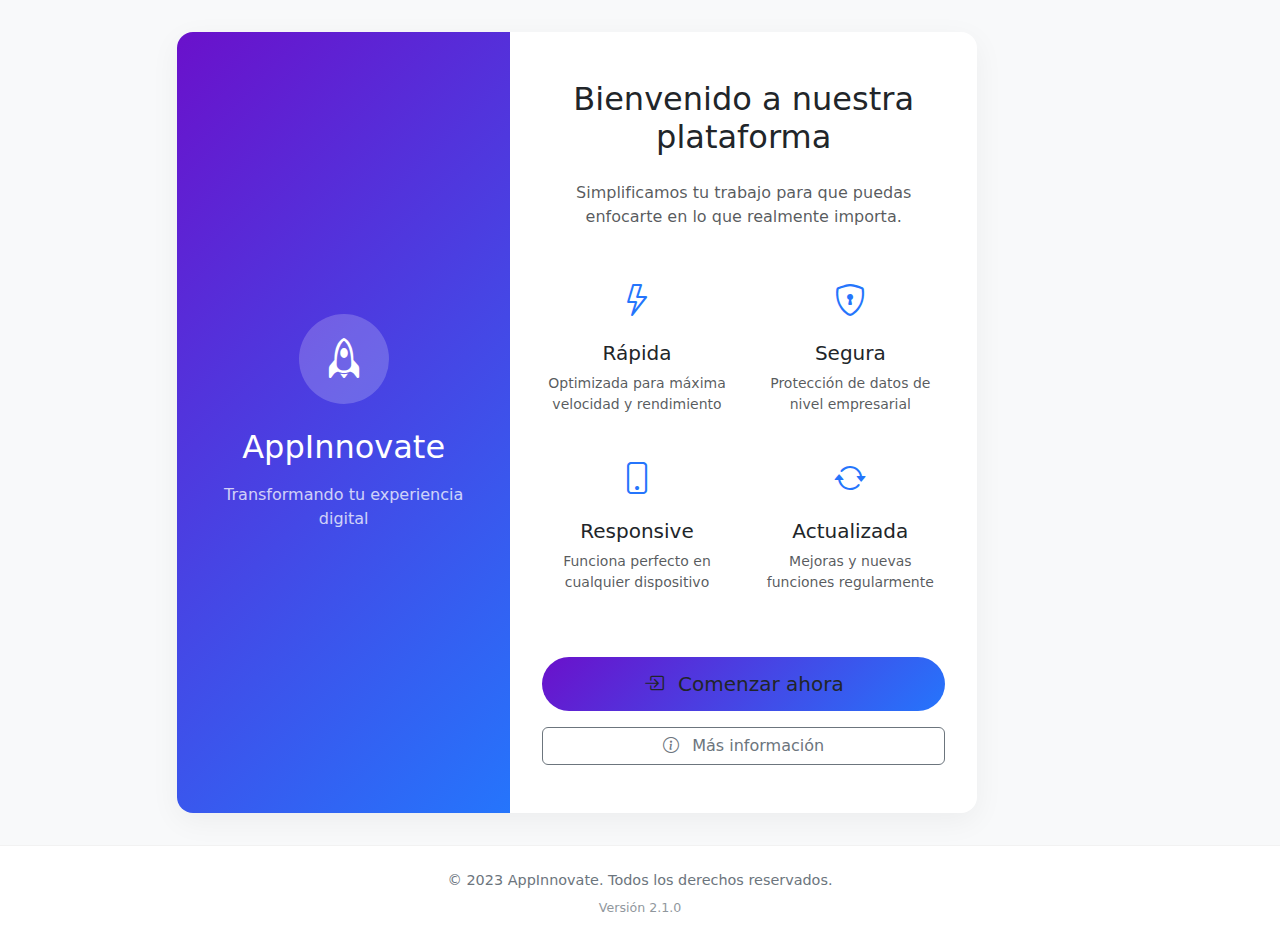
<file: src/main/resources/static/index.html>
<!DOCTYPE html>
<html lang="es">
<head>
    <meta charset="UTF-8">
    <meta name="viewport" content="width=device-width, initial-scale=1.0">
    <title>AppInnovate | Bienvenida</title>
    <!-- Bootstrap 5 CSS -->
    <link href="https://cdn.jsdelivr.net/npm/bootstrap@5.3.0/dist/css/bootstrap.min.css" rel="stylesheet">
    <!-- Bootstrap Icons -->
    <link rel="stylesheet" href="https://cdn.jsdelivr.net/npm/bootstrap-icons@1.10.0/font/bootstrap-icons.css">
    <style>
        body {
            background-color: #f8f9fa;
            min-height: 100vh;
            display: flex;
            flex-direction: column;
            font-family: 'Segoe UI', system-ui, sans-serif;
        }
        
        .welcome-container {
            flex: 1;
            display: flex;
            align-items: center;
            padding: 2rem 0;
        }
        
        .welcome-card {
            background-color: #ffffff;
            border-radius: 16px;
            box-shadow: 0 8px 30px rgba(0, 0, 0, 0.05);
            border: none;
            max-width: 800px;
            overflow: hidden;
            transition: transform 0.3s ease, box-shadow 0.3s ease;
        }
        
        .welcome-card:hover {
            transform: translateY(-5px);
            box-shadow: 0 12px 35px rgba(0, 0, 0, 0.08);
        }
        
        .brand-section {
            background: linear-gradient(135deg, #6a11cb 0%, #2575fc 100%);
            color: white;
            padding: 3rem 2rem;
            display: flex;
            flex-direction: column;
            justify-content: center;
            align-items: center;
            text-align: center;
        }
        
        .app-logo {
            width: 90px;
            height: 90px;
            background-color: rgba(255, 255, 255, 0.2);
            border-radius: 50%;
            display: flex;
            align-items: center;
            justify-content: center;
            margin-bottom: 1.5rem;
            font-size: 2.5rem;
            animation: pulse 2s infinite;
        }
        
        .content-section {
            padding: 3rem 2rem;
        }
        
        .feature-icon {
            font-size: 2rem;
            color: #2575fc;
            margin-bottom: 1rem;
        }
        
        .btn-primary-custom {
            background: linear-gradient(135deg, #6a11cb 0%, #2575fc 100%);
            border: none;
            padding: 0.75rem 2rem;
            border-radius: 50px;
            font-weight: 500;
            transition: all 0.3s ease;
        }
        
        .btn-primary-custom:hover {
            transform: translateY(-2px);
            box-shadow: 0 5px 15px rgba(37, 117, 252, 0.3);
        }
        
        .footer {
            background-color: #ffffff;
            padding: 1.5rem 0;
            text-align: center;
            font-size: 0.9rem;
            color: #6c757d;
            border-top: 1px solid rgba(0, 0, 0, 0.05);
        }
        
        @keyframes pulse {
            0% { transform: scale(1); }
            50% { transform: scale(1.05); }
            100% { transform: scale(1); }
        }
        
        @media (max-width: 768px) {
            .welcome-card {
                margin: 1rem;
            }
            
            .brand-section, .content-section {
                padding: 2rem 1.5rem;
            }
        }
    </style>
</head>
<body>
    <div class="welcome-container">
        <div class="container">
            <div class="row justify-content-center">
                <div class="col-lg-10">
                    <div class="welcome-card">
                        <div class="row g-0">
                            <!-- Sección de marca con gradiente -->
                            <div class="col-md-5 brand-section">
                                <div class="app-logo">
                                    <i class="bi bi-rocket"></i>
                                </div>
                                <h1 class="h2 mb-3">AppInnovate</h1>
                                <p class="mb-0 opacity-75">Transformando tu experiencia digital</p>
                            </div>
                            
                            <!-- Contenido principal -->
                            <div class="col-md-7 content-section">
                                <div class="text-center mb-5">
                                    <h2 class="mb-4">Bienvenido a nuestra plataforma</h2>
                                    <p class="text-muted">Simplificamos tu trabajo para que puedas enfocarte en lo que realmente importa.</p>
                                </div>
                                
                                <div class="row g-4 mb-5">
                                    <div class="col-md-6 text-center">
                                        <div class="feature-icon">
                                            <i class="bi bi-lightning"></i>
                                        </div>
                                        <h5>Rápida</h5>
                                        <p class="text-muted small">Optimizada para máxima velocidad y rendimiento</p>
                                    </div>
                                    <div class="col-md-6 text-center">
                                        <div class="feature-icon">
                                            <i class="bi bi-shield-lock"></i>
                                        </div>
                                        <h5>Segura</h5>
                                        <p class="text-muted small">Protección de datos de nivel empresarial</p>
                                    </div>
                                    <div class="col-md-6 text-center">
                                        <div class="feature-icon">
                                            <i class="bi bi-phone"></i>
                                        </div>
                                        <h5>Responsive</h5>
                                        <p class="text-muted small">Funciona perfecto en cualquier dispositivo</p>
                                    </div>
                                    <div class="col-md-6 text-center">
                                        <div class="feature-icon">
                                            <i class="bi bi-arrow-repeat"></i>
                                        </div>
                                        <h5>Actualizada</h5>
                                        <p class="text-muted small">Mejoras y nuevas funciones regularmente</p>
                                    </div>
                                </div>
                                
                                <div class="d-grid gap-3">
                                    <a class="btn btn-primary-custom btn-lg" href="/comenzar">
                                        <i class="bi bi-box-arrow-in-right me-2"></i> Comenzar ahora
                                    </a>
                                    <button class="btn btn-outline-secondary">
                                        <i class="bi bi-info-circle me-2"></i> Más información
                                    </button>
                                </div>
                            </div>
                        </div>
                    </div>
                </div>
            </div>
        </div>
    </div>
    
    <footer class="footer">
        <div class="container">
            <p class="mb-0">© 2023 AppInnovate. Todos los derechos reservados.</p>
            <p class="small mb-0 mt-2 opacity-75">Versión 2.1.0</p>
        </div>
    </footer>
    
    <!-- Bootstrap JS Bundle -->
    <script src="https://cdn.jsdelivr.net/npm/bootstrap@5.3.0/dist/js/bootstrap.bundle.min.js"></script>
    
    <script>
        // Animación suave al cargar
        document.addEventListener('DOMContentLoaded', function() {
            const card = document.querySelector('.welcome-card');
            setTimeout(() => {
                card.style.opacity = 1;
                card.style.transform = 'translateY(0)';
            }, 100);
            
            // Efecto para el botón principal
            const primaryBtn = document.querySelector('.btn-primary-custom');
            primaryBtn.addEventListener('mouseenter', function() {
                this.style.background = 'linear-gradient(135deg, #2575fc 0%, #6a11cb 100%)';
            });
            
            primaryBtn.addEventListener('mouseleave', function() {
                this.style.background = 'linear-gradient(135deg, #6a11cb 0%, #2575fc 100%)';
            });
        });
    </script>
</body>
</html>
</file>
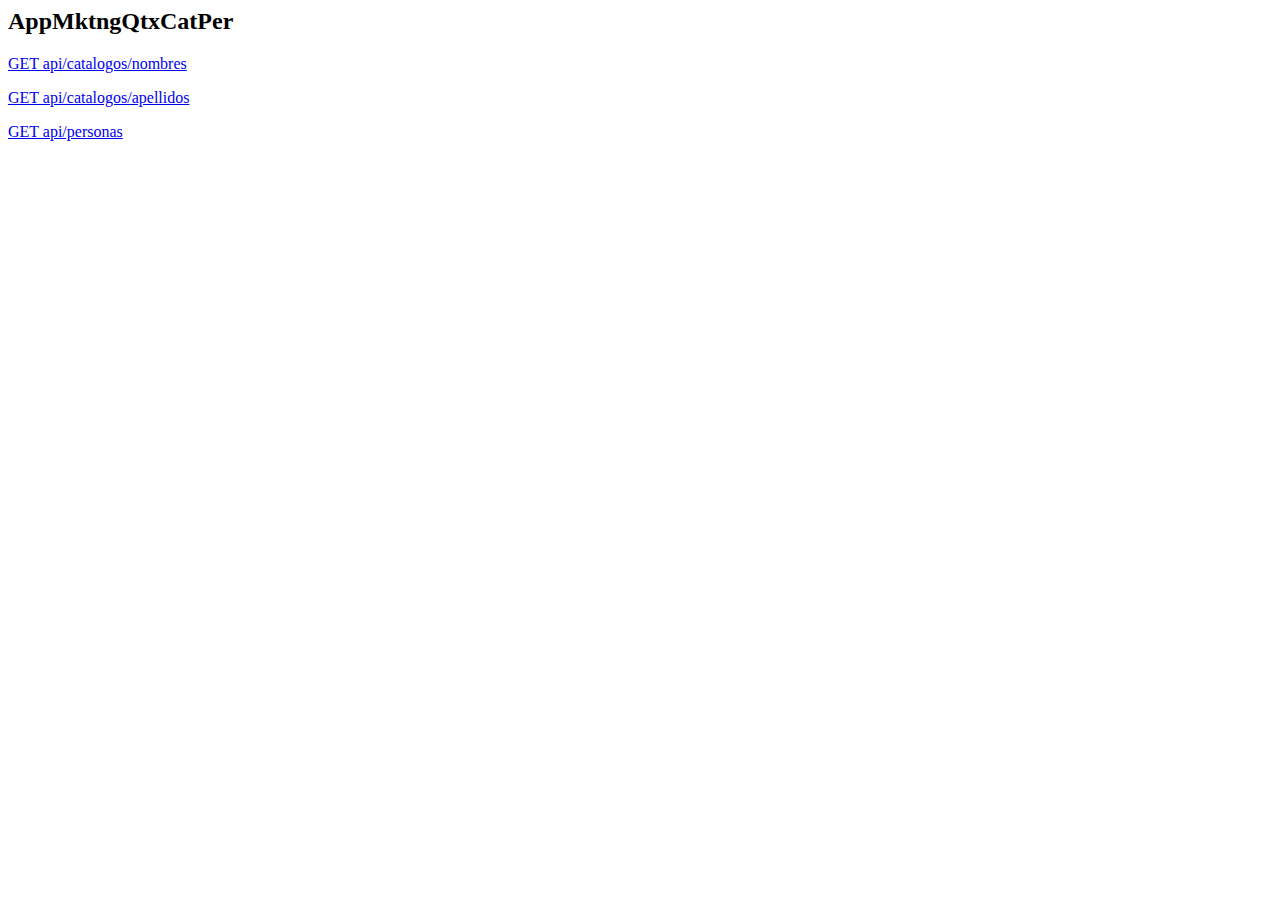
<file: src/main/resources/templates/raizHtml.html>
<html>
<body>
    <h2>AppMktngQtxCatPer</h2>
    <p><a href="api/catalogos/nombres">GET api/catalogos/nombres</a>
    <p><a href="api/catalogos/apellidos">GET api/catalogos/apellidos</a>
    <p><a href="api/personas">GET api/personas</a>
</body>
</html>
</file>
